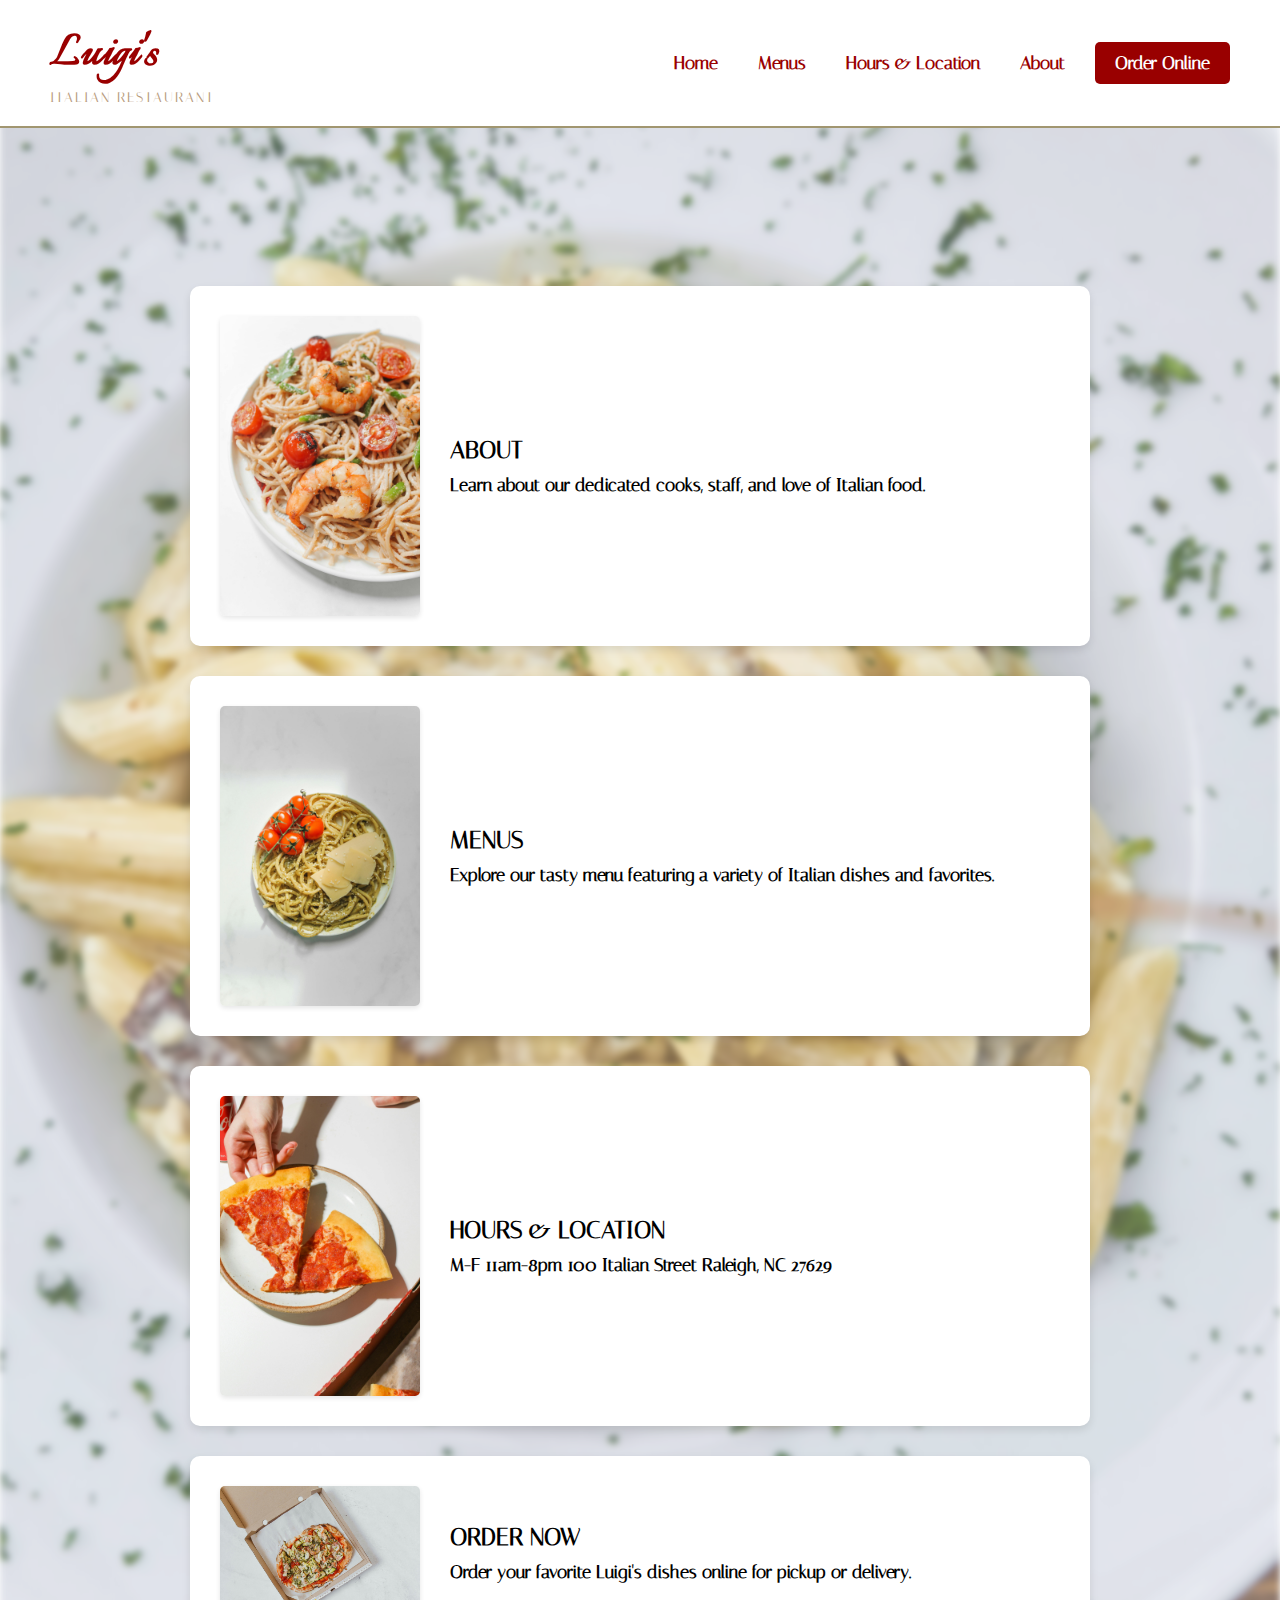
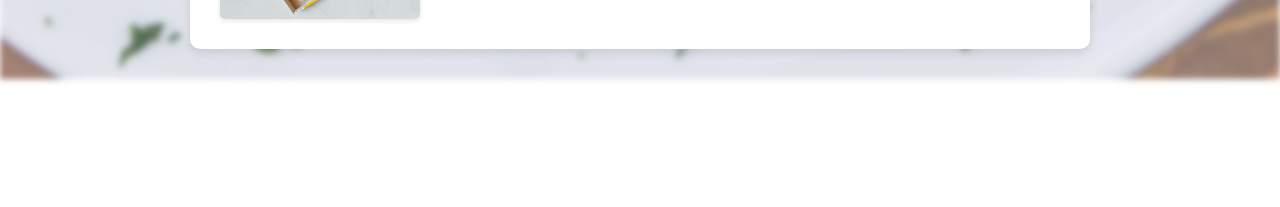
<file: index.html>
<!DOCTYPE html>
<html lang="en">
<head>
  <meta charset="UTF-8">
  <meta name="viewport" content="width=device-width, initial-scale=1.0">
  <title>Luigi's Italian Restaurant</title>
  <link rel="stylesheet" href="styles.css">
  <link href="https://fonts.googleapis.com/css2?family=Italianno&family=Italiana&display=swap" rel="stylesheet">
</head>
<body>
  <header>
    <div class="nav">
      <div class="logo">
        <h1>Luigi's</h1>
        <p>ITALIAN RESTAURANT</p>
      </div>
      <label for="menu-toggle" class="hamburger">
        <span class="bar"></span>
        <span class="bar"></span>
        <span class="bar"></span>
        </label>
      <input type="checkbox" id="menu-toggle">
      <nav>
        <ul>
            <li><a href="index.html">Home</a></li>
          <li><a href="menus.html">Menus</a></li>
          <li><a href="hours.html">Hours & Location</a></li>
          <li><a href="about.html">About</a></li>
          <li><a href="order.html" class="btn">Order Online</a></li>
        </ul>
      </nav>
    </div>
  </header>
  <div class="info-box-container">
    <div class="info-box visible">
        <img src="images/about.jpg" alt="Pasta With Shrimp on White Ceramic Plate">
        <div>
            <h2>About</h2>
            <p>Learn about our dedicated cooks, staff, and love of Italian food.</p>
        </div>
    </div>
    <div class="info-box visible">
        <img src="images/menus.jpg" alt="Close Up of Spaghetti Pasta with Tomatoes on Plate">
        <div>
            <h2>Menus</h2>
            <p>Explore our tasty menu featuring a variety of Italian dishes and favorites.</p>
        </div>
    </div>
    <div class="info-box visible">
        <img src="images/hours.jpg" alt="Person Holding A Slice Of Pizza On A Plate">
        <div>
            <h2>Hours &amp; Location</h2>
            <p>M-F 11am-8pm
                100 Italian Street
                Raleigh, NC 27629
            </p>
        </div>
    </div>
    <div class="info-box visible">
        <img src="images/order.jpg" alt="A Top View of a Pizza in the Box">
        <div>
            <h2>Order Now</h2>
            <p>Order your favorite Luigi's dishes online for pickup or delivery.</p>
        </div>
    </div>
</div>
</body>
</html>
</file>
<file: styles.css>
* {
    margin: 0;
    padding: 0;
    box-sizing: border-box;
}

body {
    font-family: 'Italiana', serif;
    position: relative;
    overflow-y: auto;
    min-height: 100vh;
}

header {
    background: white;
    padding: 20px 50px;
    border-bottom: 2px solid #a19670;
}

.nav {
    display: flex;
    justify-content: space-between;
    align-items: center;
    position: relative;
    width: 100%;
}

.logo h1 {
    font-family: 'Italianno', cursive;
    font-size: 55px;
    color: #900;
}

.logo p {
    font-size: 14px;
    letter-spacing: 2px;
    color: #b89b7d;
}

nav ul {
    list-style: none;
    display: flex;
    gap: 20px;
}

nav li a {
    text-decoration: none;
    color: #900;
    font-size: 18px;
    font-weight: bold;
    padding: 5px 10px;
    position: relative;
    transition: color 0.3s ease;
}

nav li a::after {
    content: "";
    display: block;
    width: 0;
    height: 2px;
    background: #900;
    position: absolute;
    left: 50%;
    bottom: -3px;
    transition: width 0.3s ease, left 0.3s ease;
}

nav li a:hover {
    color: black;
}

nav li a:hover::after {
    width: 100%;
    left: 0;
}

.btn {
    background: #900;
    color: white;
    padding: 10px 20px;
    font-size: 18px;
    cursor: pointer;
    border-radius: 5px;
    border: none;
    transition: background 0.3s ease;
}

.btn:hover {
    background: #b89b7d;
}

.hamburger {
    display: none;
    cursor: pointer;
    font-size: 24px;
    color: #900;
}

.hamburger .bar {
    display: block;
    width: 25px;
    height: 3px;
    margin: 5px auto;
    background-color: #900;
    transition: all 0.3s ease-in-out;
}

#menu-toggle {
    display: none;
}

#menu-toggle:checked + nav ul {
    display: flex;
}

#menu-toggle:checked + nav .hamburger .bar:nth-child(2) {
    opacity: 0;
}

#menu-toggle:checked + nav .hamburger .bar:nth-child(1) {
    transform: translateY(8px) rotate(45deg);
}

#menu-toggle:checked + nav .hamburger .bar:nth-child(3) {
    transform: translateY(-8px) rotate(-45deg);
}

@media (max-width: 767px) {
    .nav {
        flex-direction: column;
        align-items: flex-start;
        padding: 20px;
    }

    nav ul {
        position: absolute;
        top: 60px;
        right: 20px;
        display: none;
        flex-direction: column;
        width: auto;
    }

    nav li {
        width: 100%;
        text-align: right;
        margin-bottom: 10px;
    }

    .hamburger {
        display: block;
        position: absolute;
        top: 20px;
        right: 20px;
        z-index: 2;
    }

    .btn {
        margin-top: 10px;
        width: 100%;
    }

    header {
        padding: 20px;
    }
}

@media (min-width: 768px) {
    .hamburger {
        display: none;
    }

    nav ul {
        display: flex;
    }
}

body::before {
    content: "";
    position: absolute;
    top: 0;
    left: 0;
    width: 100%;
    height: 100%;
    background-image: url("images/backimg.jpg");
    background-size: cover;
    background-position: center;
    filter: blur(3px);
    opacity: 0.7;
    z-index: -1;
}

.info-box-container {
    display: flex;
    flex-direction: column;
    gap: 30px;
    padding: 30px;
    width: 80%;
    max-width: 960px;
    z-index: 1;
    margin: 10% auto;
}

.info-box {
    background-color: white;
    padding: 30px;
    border-radius: 10px;
    box-shadow: 0 4px 8px rgba(0, 0, 0, 0.1);
    opacity: 1;
    transition: opacity 0.3s ease, transform 0.3s ease;
    display: flex;
    align-items: center;
}

.info-box img {
    max-width: 200px;
    margin-right: 30px;
    border-radius: 5px;
    box-shadow: 0 2px 5px rgba(0, 0, 0, 0.1);
}

.info-box h2 {
    margin-bottom: 10px;
    text-transform: uppercase;
    font-size: 24px;
}

.info-box p {
    margin: 0;
    font-weight: bold;
    font-size: 18px;
}

@media (max-width: 768px) {
    .info-box {
        flex-direction: column;
        align-items: flex-start;
    }

    .info-box img {
        margin-right: 0;
        margin-bottom: 10px;
    }
}
</file>
